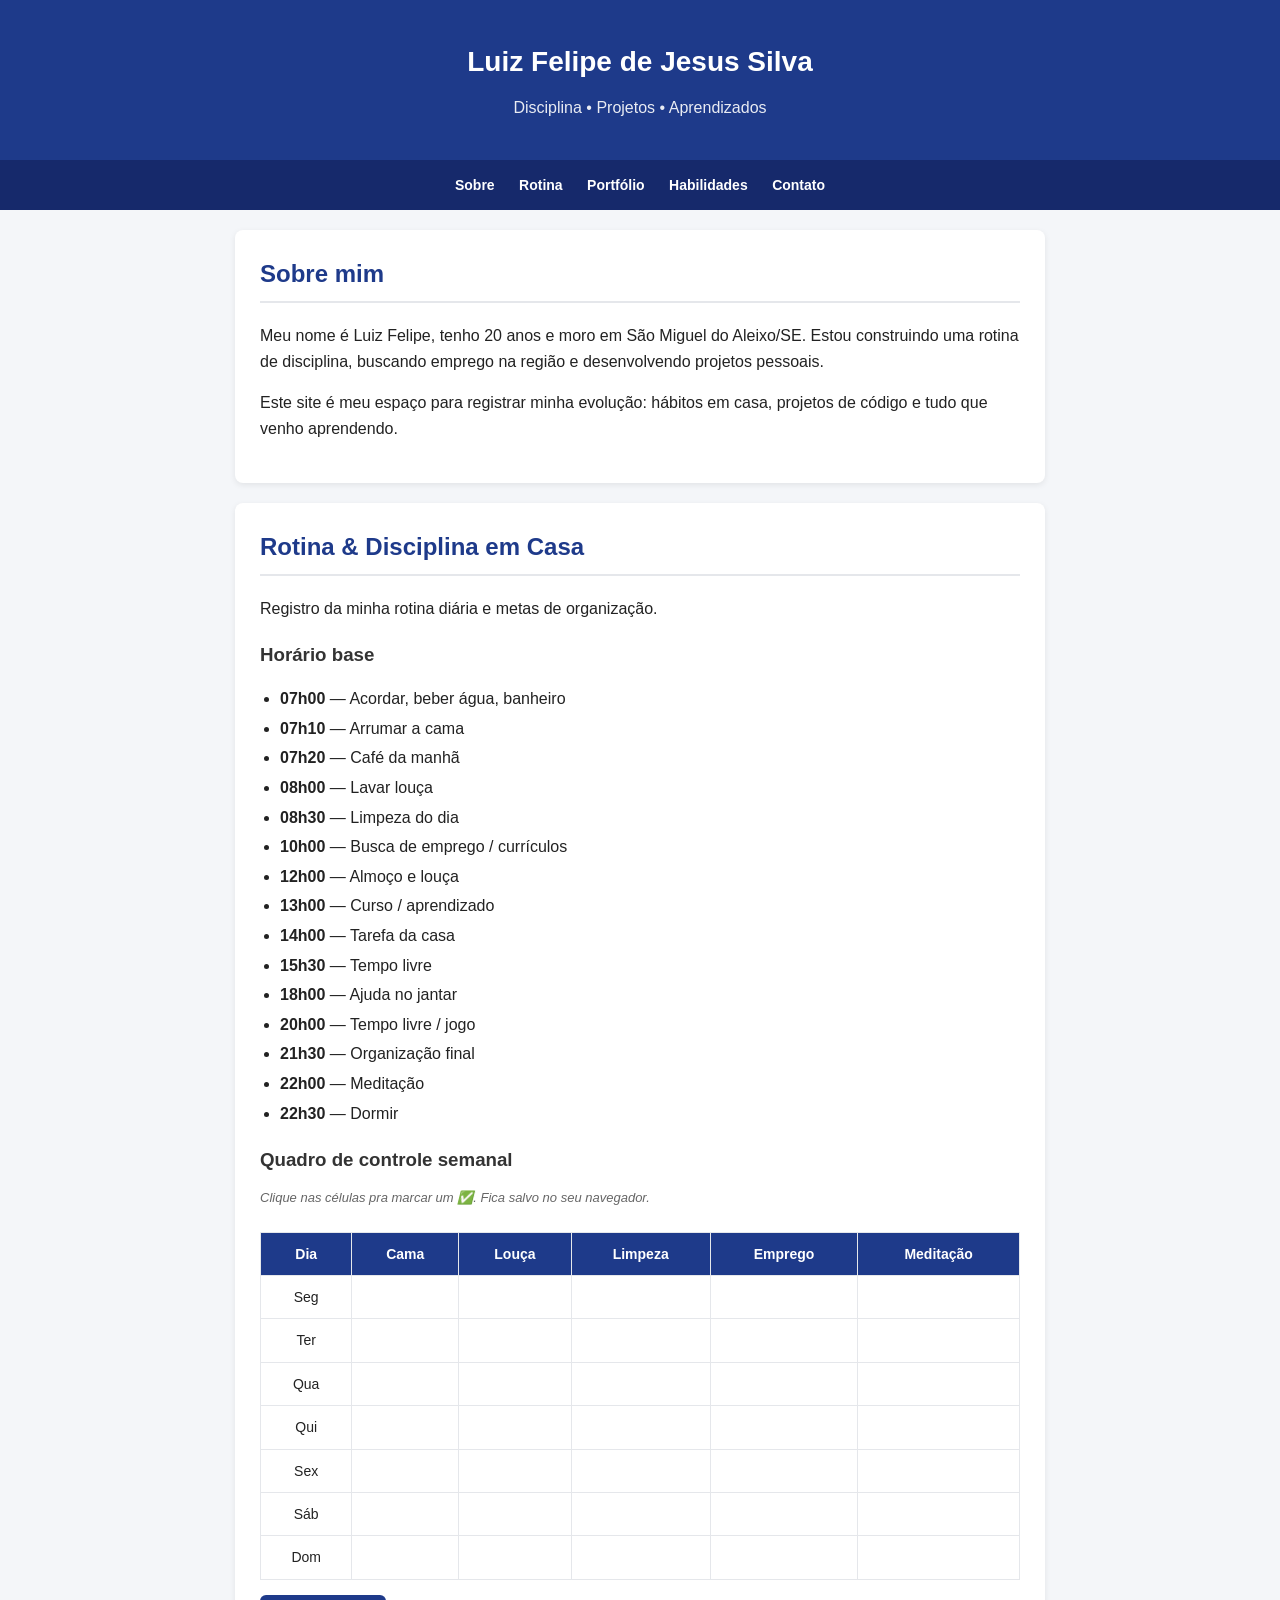
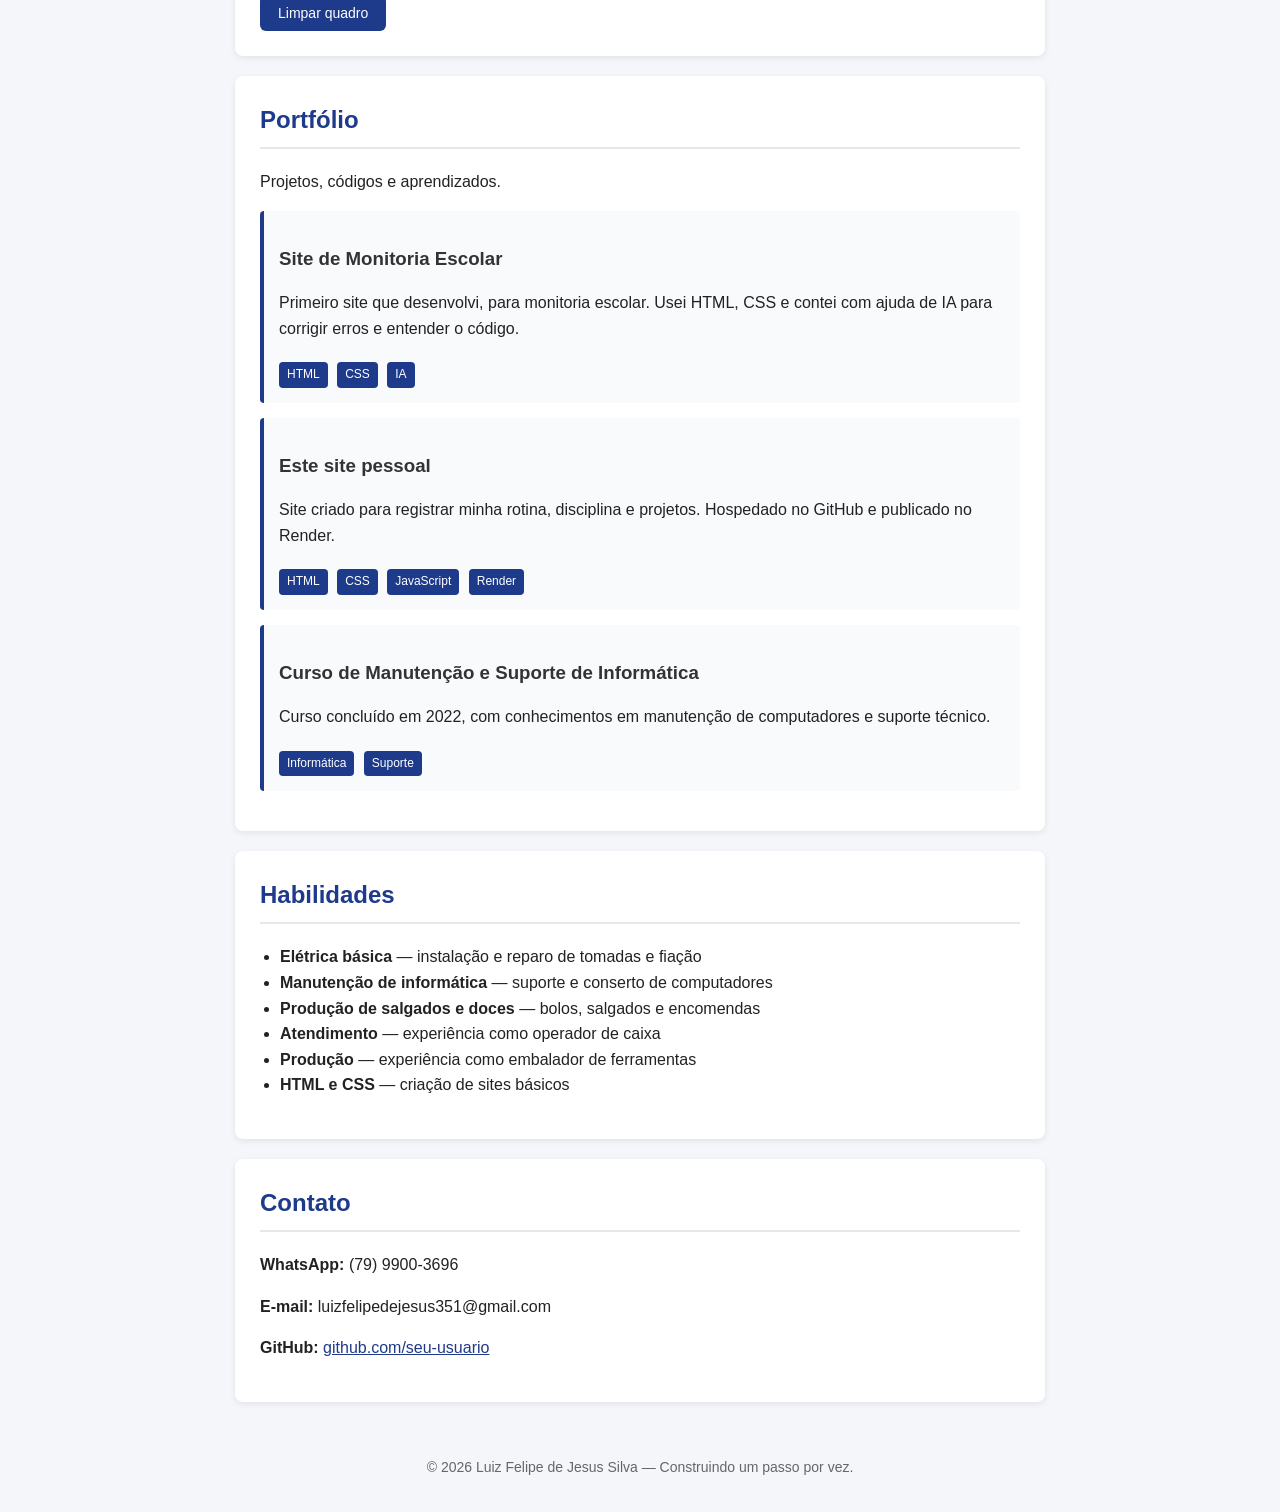
<file: Index.html>
<!DOCTYPE html>
<html lang="pt-br">
<head>
  <meta charset="UTF-8">
  <meta name="viewport" content="width=device-width, initial-scale=1.0">
  <title>Luiz Felipe | Rotina & Portfólio</title>
  <link rel="stylesheet" href="style.css">
</head>
<body>

  <header>
    <h1>Luiz Felipe de Jesus Silva</h1>
    <p>Disciplina • Projetos • Aprendizados</p>
  </header>

  <nav>
    <a href="#sobre">Sobre</a>
    <a href="#rotina">Rotina</a>
    <a href="#portfolio">Portfólio</a>
    <a href="#habilidades">Habilidades</a>
    <a href="#contato">Contato</a>
  </nav>

  <main>

    <section id="sobre">
      <h2>Sobre mim</h2>
      <p>Meu nome é Luiz Felipe, tenho 20 anos e moro em São Miguel do Aleixo/SE. Estou construindo uma rotina de disciplina, buscando emprego na região e desenvolvendo projetos pessoais.</p>
      <p>Este site é meu espaço para registrar minha evolução: hábitos em casa, projetos de código e tudo que venho aprendendo.</p>
    </section>

    <section id="rotina">
      <h2>Rotina & Disciplina em Casa</h2>
      <p>Registro da minha rotina diária e metas de organização.</p>

      <h3>Horário base</h3>
      <ul class="horario">
        <li><strong>07h00</strong> — Acordar, beber água, banheiro</li>
        <li><strong>07h10</strong> — Arrumar a cama</li>
        <li><strong>07h20</strong> — Café da manhã</li>
        <li><strong>08h00</strong> — Lavar louça</li>
        <li><strong>08h30</strong> — Limpeza do dia</li>
        <li><strong>10h00</strong> — Busca de emprego / currículos</li>
        <li><strong>12h00</strong> — Almoço e louça</li>
        <li><strong>13h00</strong> — Curso / aprendizado</li>
        <li><strong>14h00</strong> — Tarefa da casa</li>
        <li><strong>15h30</strong> — Tempo livre</li>
        <li><strong>18h00</strong> — Ajuda no jantar</li>
        <li><strong>20h00</strong> — Tempo livre / jogo</li>
        <li><strong>21h30</strong> — Organização final</li>
        <li><strong>22h00</strong> — Meditação</li>
        <li><strong>22h30</strong> — Dormir</li>
      </ul>

      <h3>Quadro de controle semanal</h3>
      <p class="dica">Clique nas células pra marcar um ✅. Fica salvo no seu navegador.</p>
      <div class="tabela-wrap">
        <table id="quadro">
          <thead>
            <tr>
              <th>Dia</th>
              <th>Cama</th>
              <th>Louça</th>
              <th>Limpeza</th>
              <th>Emprego</th>
              <th>Meditação</th>
            </tr>
          </thead>
          <tbody>
            <tr><td>Seg</td><td></td><td></td><td></td><td></td><td></td></tr>
            <tr><td>Ter</td><td></td><td></td><td></td><td></td><td></td></tr>
            <tr><td>Qua</td><td></td><td></td><td></td><td></td><td></td></tr>
            <tr><td>Qui</td><td></td><td></td><td></td><td></td><td></td></tr>
            <tr><td>Sex</td><td></td><td></td><td></td><td></td><td></td></tr>
            <tr><td>Sáb</td><td></td><td></td><td></td><td></td><td></td></tr>
            <tr><td>Dom</td><td></td><td></td><td></td><td></td><td></td></tr>
          </tbody>
        </table>
      </div>
      <button id="limpar">Limpar quadro</button>
    </section>

    <section id="portfolio">
      <h2>Portfólio</h2>
      <p>Projetos, códigos e aprendizados.</p>

      <div class="projeto">
        <h3>Site de Monitoria Escolar</h3>
        <p>Primeiro site que desenvolvi, para monitoria escolar. Usei HTML, CSS e contei com ajuda de IA para corrigir erros e entender o código.</p>
        <span class="tag">HTML</span>
        <span class="tag">CSS</span>
        <span class="tag">IA</span>
      </div>

      <div class="projeto">
        <h3>Este site pessoal</h3>
        <p>Site criado para registrar minha rotina, disciplina e projetos. Hospedado no GitHub e publicado no Render.</p>
        <span class="tag">HTML</span>
        <span class="tag">CSS</span>
        <span class="tag">JavaScript</span>
        <span class="tag">Render</span>
      </div>

      <div class="projeto">
        <h3>Curso de Manutenção e Suporte de Informática</h3>
        <p>Curso concluído em 2022, com conhecimentos em manutenção de computadores e suporte técnico.</p>
        <span class="tag">Informática</span>
        <span class="tag">Suporte</span>
      </div>
    </section>

    <section id="habilidades">
      <h2>Habilidades</h2>
      <ul>
        <li><strong>Elétrica básica</strong> — instalação e reparo de tomadas e fiação</li>
        <li><strong>Manutenção de informática</strong> — suporte e conserto de computadores</li>
        <li><strong>Produção de salgados e doces</strong> — bolos, salgados e encomendas</li>
        <li><strong>Atendimento</strong> — experiência como operador de caixa</li>
        <li><strong>Produção</strong> — experiência como embalador de ferramentas</li>
        <li><strong>HTML e CSS</strong> — criação de sites básicos</li>
      </ul>
    </section>

    <section id="contato">
      <h2>Contato</h2>
      <p><strong>WhatsApp:</strong> (79) 9900-3696</p>
      <p><strong>E-mail:</strong> luizfelipedejesus351@gmail.com</p>
      <p><strong>GitHub:</strong> <a href="https://github.com/seu-usuario" target="_blank">github.com/seu-usuario</a></p>
    </section>

  </main>

  <footer>
    <p>© 2026 Luiz Felipe de Jesus Silva — Construindo um passo por vez.</p>
  </footer>

  <script src="script.js"></script>
</body>
          </html>
</file>
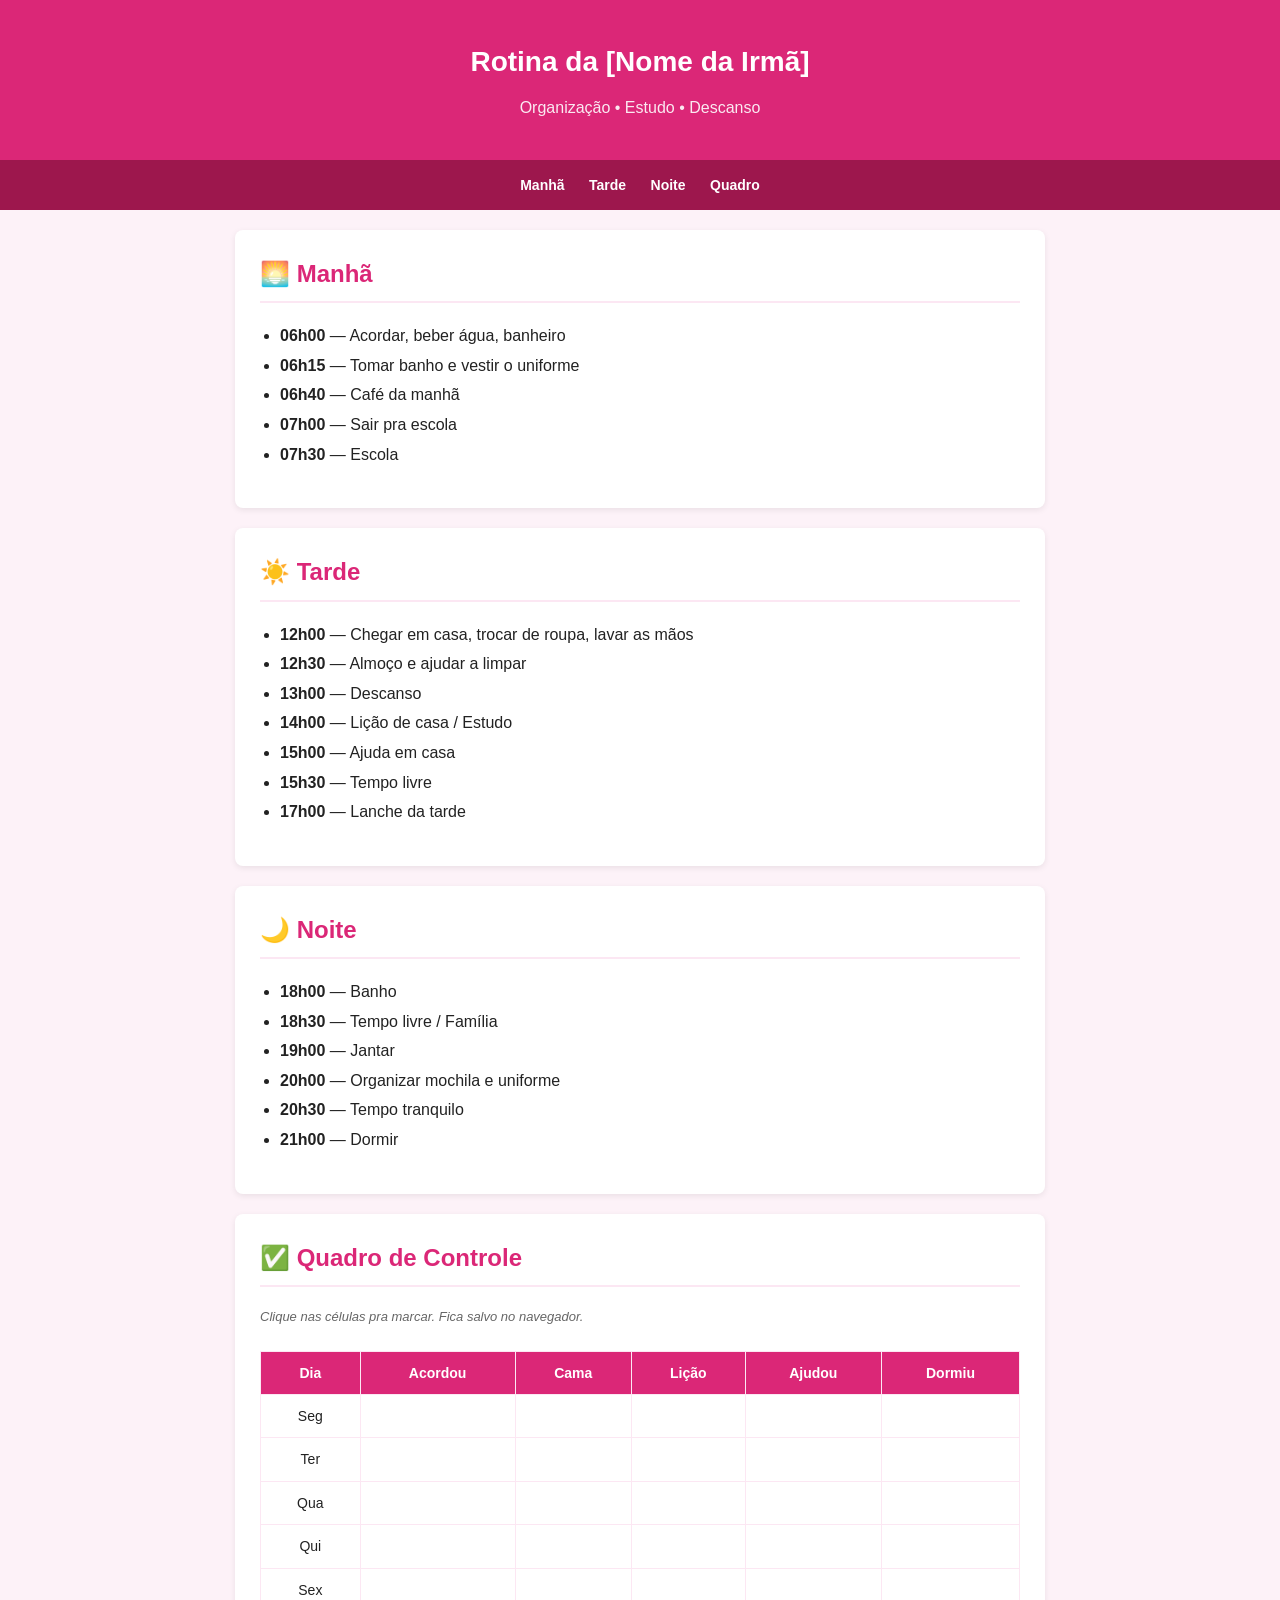
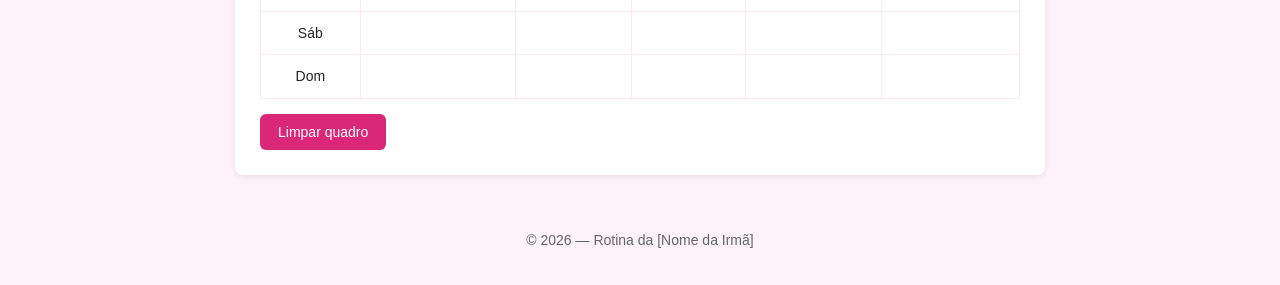
<file: Irmã/index.html>
<!DOCTYPE html>
<html lang="pt-br">
<head>
  <meta charset="UTF-8">
  <meta name="viewport" content="width=device-width, initial-scale=1.0">
  <title>Rotina da [Nome da Irmã]</title>
  <link rel="stylesheet" href="style.css">
</head>
<body>

  <header>
    <h1>Rotina da [Nome da Irmã]</h1>
    <p>Organização • Estudo • Descanso</p>
  </header>

  <nav>
    <a href="#manha">Manhã</a>
    <a href="#tarde">Tarde</a>
    <a href="#noite">Noite</a>
    <a href="#quadro">Quadro</a>
  </nav>

  <main>

    <section id="manha">
      <h2>🌅 Manhã</h2>
      <ul class="horario">
        <li><strong>06h00</strong> — Acordar, beber água, banheiro</li>
        <li><strong>06h15</strong> — Tomar banho e vestir o uniforme</li>
        <li><strong>06h40</strong> — Café da manhã</li>
        <li><strong>07h00</strong> — Sair pra escola</li>
        <li><strong>07h30</strong> — Escola</li>
      </ul>
    </section>

    <section id="tarde">
      <h2>☀️ Tarde</h2>
      <ul class="horario">
        <li><strong>12h00</strong> — Chegar em casa, trocar de roupa, lavar as mãos</li>
        <li><strong>12h30</strong> — Almoço e ajudar a limpar</li>
        <li><strong>13h00</strong> — Descanso</li>
        <li><strong>14h00</strong> — Lição de casa / Estudo</li>
        <li><strong>15h00</strong> — Ajuda em casa</li>
        <li><strong>15h30</strong> — Tempo livre</li>
        <li><strong>17h00</strong> — Lanche da tarde</li>
      </ul>
    </section>

    <section id="noite">
      <h2>🌙 Noite</h2>
      <ul class="horario">
        <li><strong>18h00</strong> — Banho</li>
        <li><strong>18h30</strong> — Tempo livre / Família</li>
        <li><strong>19h00</strong> — Jantar</li>
        <li><strong>20h00</strong> — Organizar mochila e uniforme</li>
        <li><strong>20h30</strong> — Tempo tranquilo</li>
        <li><strong>21h00</strong> — Dormir</li>
      </ul>
    </section>

    <section id="quadro">
      <h2>✅ Quadro de Controle</h2>
      <p class="dica">Clique nas células pra marcar. Fica salvo no navegador.</p>
      <div class="tabela-wrap">
        <table id="quadro-tabela">
          <thead>
            <tr>
              <th>Dia</th>
              <th>Acordou</th>
              <th>Cama</th>
              <th>Lição</th>
              <th>Ajudou</th>
              <th>Dormiu</th>
            </tr>
          </thead>
          <tbody>
            <tr><td>Seg</td><td></td><td></td><td></td><td></td><td></td></tr>
            <tr><td>Ter</td><td></td><td></td><td></td><td></td><td></td></tr>
            <tr><td>Qua</td><td></td><td></td><td></td><td></td><td></td></tr>
            <tr><td>Qui</td><td></td><td></td><td></td><td></td><td></td></tr>
            <tr><td>Sex</td><td></td><td></td><td></td><td></td><td></td></tr>
            <tr><td>Sáb</td><td></td><td></td><td></td><td></td><td></td></tr>
            <tr><td>Dom</td><td></td><td></td><td></td><td></td><td></td></tr>
          </tbody>
        </table>
      </div>
      <button id="limpar">Limpar quadro</button>
    </section>

  </main>

  <footer>
    <p>© 2026 — Rotina da [Nome da Irmã]</p>
  </footer>

  <script src="script.js"></script>
</body>
  </html>
</file>
<file: style.css>
* { box-sizing: border-box; }

body {
  font-family: Arial, sans-serif;
  background: #f4f6f9;
  color: #222;
  margin: 0;
  padding: 0;
  line-height: 1.6;
}

header {
  background: #1e3a8a;
  color: white;
  padding: 40px 20px;
  text-align: center;
}

header h1 { margin: 0 0 10px; font-size: 28px; }
header p { margin: 0; font-size: 16px; opacity: 0.9; }

nav {
  background: #16296b;
  text-align: center;
  padding: 12px;
  position: sticky;
  top: 0;
  z-index: 10;
}

nav a {
  color: white;
  text-decoration: none;
  margin: 0 10px;
  font-weight: bold;
  font-size: 14px;
}

nav a:hover { text-decoration: underline; }

main {
  max-width: 850px;
  margin: 20px auto;
  padding: 0 20px;
}

section {
  background: white;
  padding: 25px;
  margin-bottom: 20px;
  border-radius: 8px;
  box-shadow: 0 2px 6px rgba(0,0,0,0.08);
}

h2 {
  color: #1e3a8a;
  margin-top: 0;
  border-bottom: 2px solid #e5e7eb;
  padding-bottom: 8px;
}

h3 { color: #333; margin-bottom: 5px; }

ul { padding-left: 20px; }

.horario li { margin-bottom: 4px; }

.projeto {
  background: #f9fafb;
  border-left: 4px solid #1e3a8a;
  padding: 15px;
  margin-bottom: 15px;
  border-radius: 4px;
}

.tag {
  display: inline-block;
  background: #1e3a8a;
  color: white;
  font-size: 12px;
  padding: 3px 8px;
  border-radius: 4px;
  margin-right: 5px;
  margin-top: 5px;
}

.tabela-wrap { overflow-x: auto; }

table {
  width: 100%;
  border-collapse: collapse;
  margin-top: 10px;
  font-size: 14px;
  min-width: 500px;
}

th, td {
  border: 1px solid #e5e7eb;
  padding: 10px;
  text-align: center;
  cursor: pointer;
  user-select: none;
}

th { background: #1e3a8a; color: white; cursor: default; }

td:hover { background: #eef2ff; }

td.marcado {
  background: #d1fae5;
  font-weight: bold;
  color: #065f46;
}

.dica {
  font-size: 13px;
  color: #666;
  font-style: italic;
}

button {
  margin-top: 15px;
  background: #1e3a8a;
  color: white;
  border: none;
  padding: 10px 18px;
  border-radius: 6px;
  cursor: pointer;
  font-size: 14px;
}

button:hover { background: #16296b; }

footer {
  text-align: center;
  padding: 20px;
  color: #666;
  font-size: 14px;
}

a { color: #1e3a8a; }
</file>
<file: Irmã/style.css>
* { box-sizing: border-box; }

body {
  font-family: Arial, sans-serif;
  background: #fdf2f8;
  color: #222;
  margin: 0;
  padding: 0;
  line-height: 1.6;
}

header {
  background: #db2777;
  color: white;
  padding: 40px 20px;
  text-align: center;
}

header h1 { margin: 0 0 10px; font-size: 28px; }
header p { margin: 0; font-size: 16px; opacity: 0.9; }

nav {
  background: #9d174d;
  text-align: center;
  padding: 12px;
  position: sticky;
  top: 0;
  z-index: 10;
}

nav a {
  color: white;
  text-decoration: none;
  margin: 0 10px;
  font-weight: bold;
  font-size: 14px;
}

nav a:hover { text-decoration: underline; }

main {
  max-width: 850px;
  margin: 20px auto;
  padding: 0 20px;
}

section {
  background: white;
  padding: 25px;
  margin-bottom: 20px;
  border-radius: 8px;
  box-shadow: 0 2px 6px rgba(0,0,0,0.08);
}

h2 {
  color: #db2777;
  margin-top: 0;
  border-bottom: 2px solid #fce7f3;
  padding-bottom: 8px;
}

ul { padding-left: 20px; }
.horario li { margin-bottom: 4px; }

.tabela-wrap { overflow-x: auto; }

table {
  width: 100%;
  border-collapse: collapse;
  margin-top: 10px;
  font-size: 14px;
  min-width: 500px;
}

th, td {
  border: 1px solid #fce7f3;
  padding: 10px;
  text-align: center;
  cursor: pointer;
  user-select: none;
}

th { background: #db2777; color: white; cursor: default; }

td:hover { background: #fdf2f8; }

td.marcado {
  background: #d1fae5;
  font-weight: bold;
  color: #065f46;
}

.dica {
  font-size: 13px;
  color: #666;
  font-style: italic;
}

button {
  margin-top: 15px;
  background: #db2777;
  color: white;
  border: none;
  padding: 10px 18px;
  border-radius: 6px;
  cursor: pointer;
  font-size: 14px;
}

button:hover { background: #9d174d; }

footer {
  text-align: center;
  padding: 20px;
  color: #666;
  font-size: 14px;
}

a { color: #db2777; }
</file>
